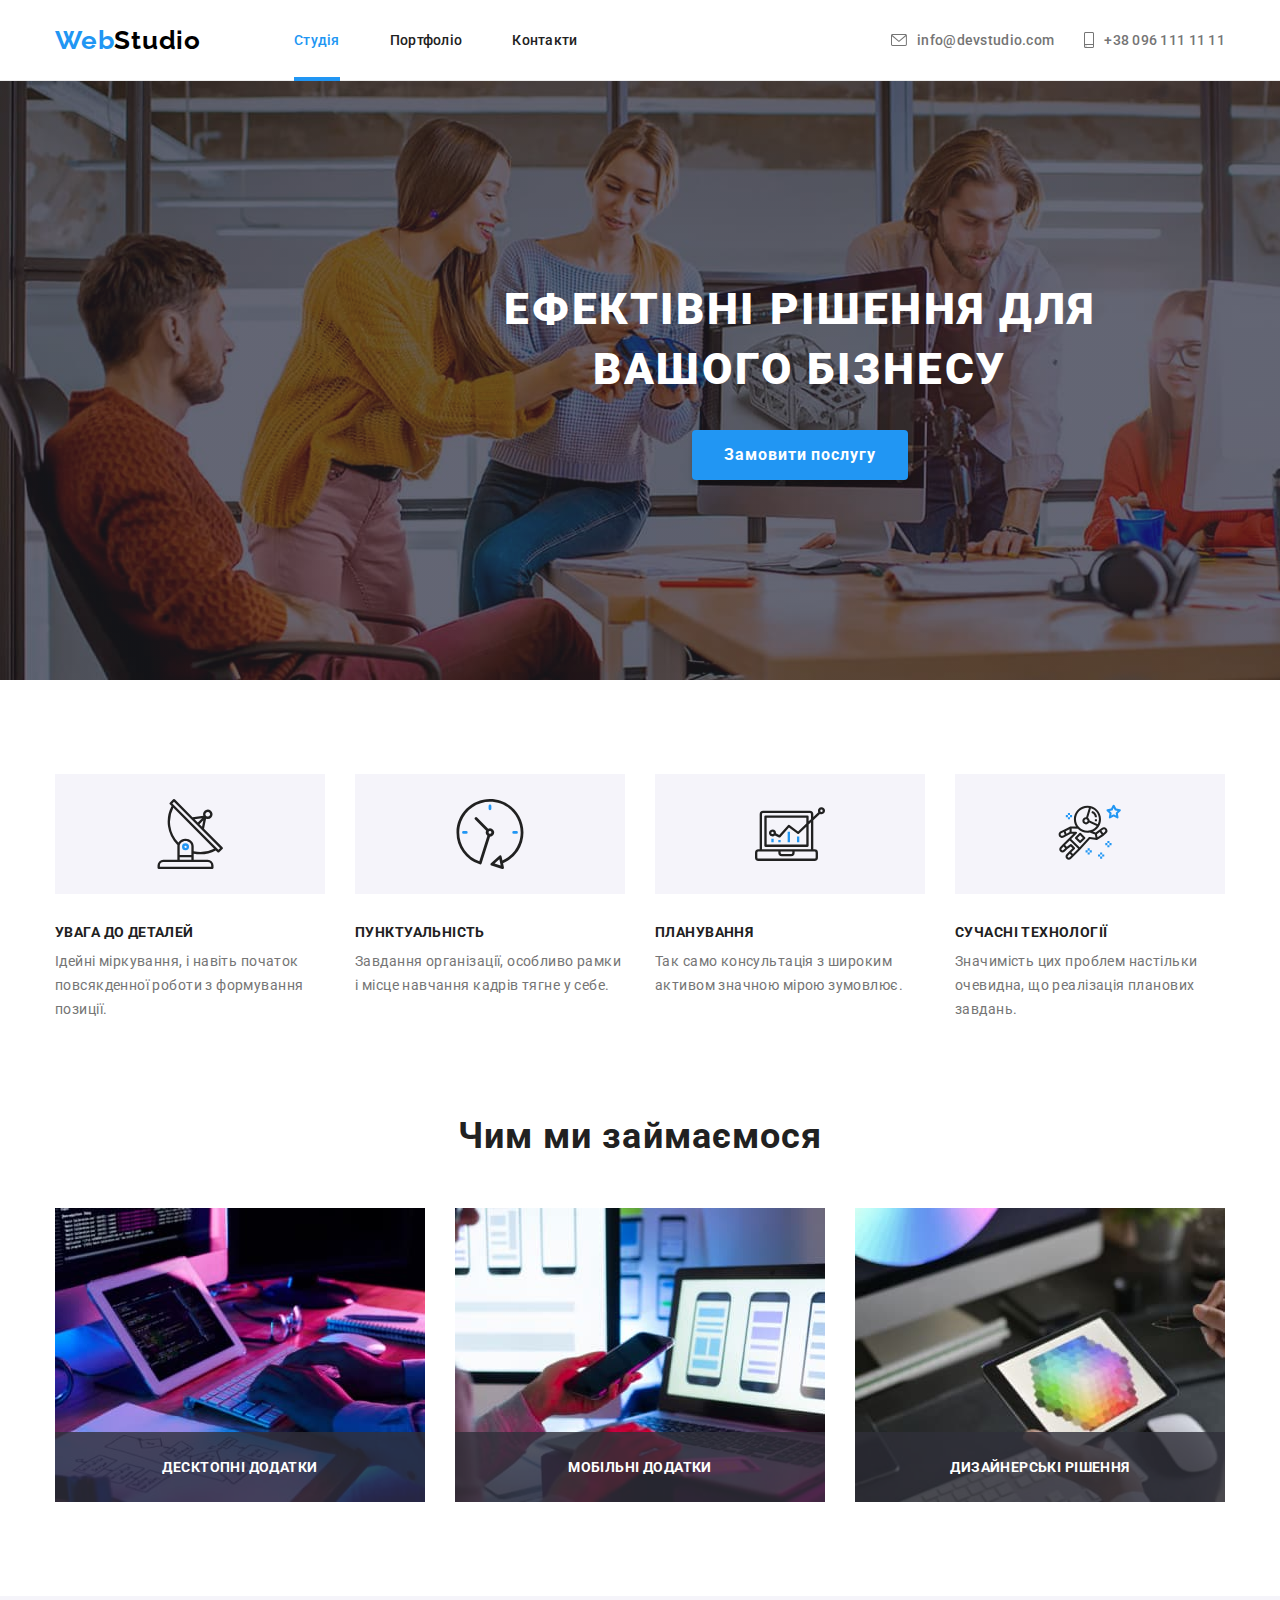
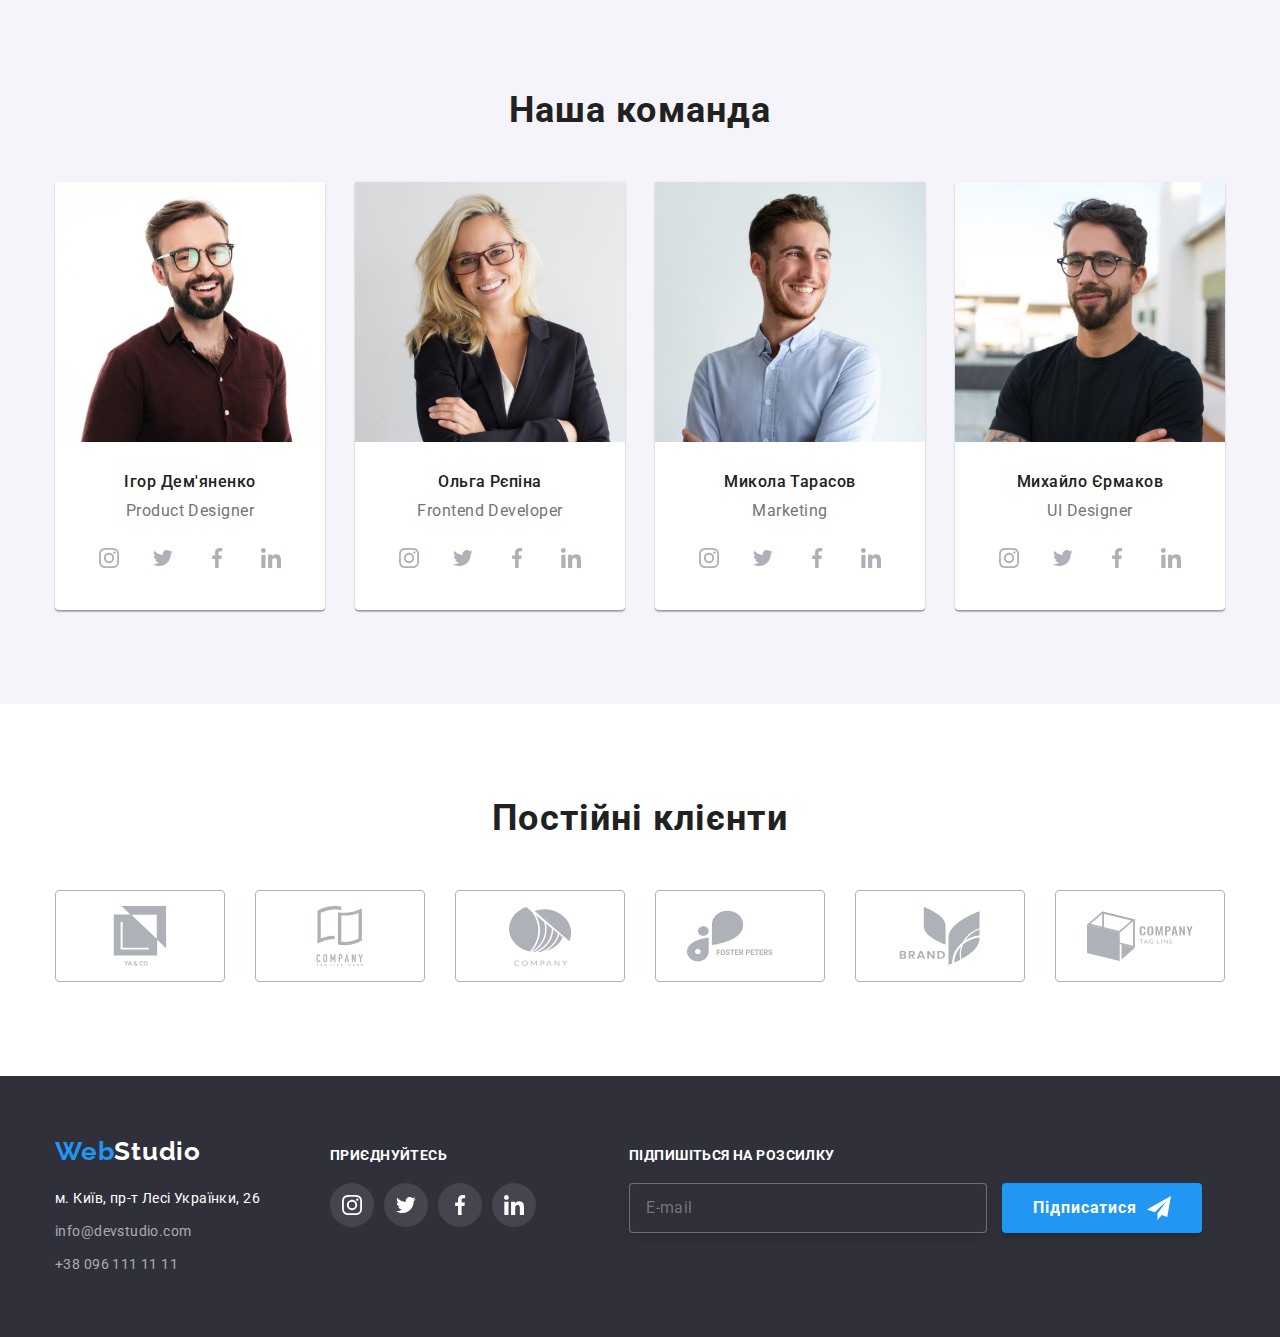
<file: index.html>
<!DOCTYPE html>
<html lang="en">
  <head>
    <meta http-equiv="x-ua-compatible" content="ie=edge" />
    <meta charset="utf-8" />
    <title>Студія</title>
    <link rel="preconnect" href="https://fonts.googleapis.com" />
    <link rel="preconnect" href="https://fonts.gstatic.com" crossorigin />
    <link
      href="https://fonts.googleapis.com/css2?family=Raleway:wght@700&family=Roboto:wght@400;500;700;900&display=swap"
      rel="stylesheet"
    />
    <link
      rel="stylesheet"
      href="https://cdn.jsdelivr.net/npm/modern-normalize@1.1.0/modern-normalize.min.css"
    />
    <link rel="stylesheet" href="css/styles.css" />
  </head>
  <body>
    <header class="main-header">
      <nav class="container page-header">
        <a class="logo" href="./">Web<span class="second-part">Studio</span></a>
        <ul class="navigation list">
          <li class="item">
            <a class="nav-item current" href="index.html">Студія</a>
            <div class="decoration current"></div>
          </li>
          <li class="item">
            <a class="nav-item" href="portfolio.html">Портфоліо</a>
            <div class="decoration"></div>
          </li>
          <li class="item">
            <a class="nav-item" href="./">Контакти</a>
            <div class="decoration"></div>
          </li>
        </ul>
        <address class="address">
          <ul class="addresses list">
            <li class="item">
              <a class="address-item" href="mailto:info@devstudio.com"
                ><svg class="icon" height="12" width="16">
                  <use href="./images/icons.svg#icon-envelope"></use>
                </svg>
                info@devstudio.com</a
              >
            </li>
            <li class="item">
              <a class="address-item" href="tel:+380961111111"
                ><svg class="icon" height="16" width="10">
                  <use href="./images/icons.svg#icon-smartphone"></use>
                </svg>
                +38 096 111 11 11</a
              >
            </li>
          </ul>
        </address>
      </nav>
    </header>

    <main>
      <section class="banner">
        <div class="container">
          <h1 class="text">ЕФЕКТІВНІ РІШЕННЯ ДЛЯ ВАШОГО БІЗНЕСУ</h1>
          <button class="button-item" type="button" data-modal-open>
            Замовити послугу
          </button>
        </div>
      </section>

      <section class="advantages section">
        <div class="container">
          <h2 class="slogan visually-hidden">Наші переваги</h2>
          <ul class="main-advantages list">
            <li class="item">
              <div class="icon-block">
                <svg class="icon" width="70" height="70">
                  <use href="./images/icons.svg#icon-antenna"></use>
                </svg>
              </div>
              <h3 class="slogan-item">УВАГА ДО ДЕТАЛЕЙ</h3>
              <p class="text">
                Ідейні міркування, і навіть початок повсякденної роботи з
                формування позиції.
              </p>
            </li>
            <li class="item">
              <div class="icon-block">
                <svg class="icon" width="70" height="70">
                  <use href="./images/icons.svg#icon-clock"></use>
                </svg>
              </div>
              <h3 class="slogan-item">ПУНКТУАЛЬНІСТЬ</h3>
              <p class="text">
                Завдання організації, особливо рамки і місце навчання кадрів
                тягне у себе.
              </p>
            </li>
            <li class="item">
              <div class="icon-block">
                <svg class="icon" width="70" height="70">
                  <use href="./images/icons.svg#icon-diagram"></use>
                </svg>
              </div>
              <h3 class="slogan-item">ПЛАНУВАННЯ</h3>
              <p class="text">
                Так само консультація з широким активом значною мірою зумовлює.
              </p>
            </li>
            <li class="item">
              <div class="icon-block">
                <svg class="icon" width="70" height="70">
                  <use href="./images/icons.svg#icon-astronaut"></use>
                </svg>
              </div>
              <h3 class="slogan-item">СУЧАСНІ ТЕХНОЛОГІЇ</h3>
              <p class="text">
                Значимість цих проблем настільки очевидна, що реалізація
                планових завдань.
              </p>
            </li>
          </ul>
        </div>
      </section>

      <section class="boxes section">
        <div class="container">
          <h2 class="slogan">Чим ми займаємося</h2>
          <ul class="main-boxes list">
            <li class="item">
              <img
                class="image"
                src="images/box1.jpg"
                alt="what we are doing picture one"
                width="370"
              />
              <h3 class="text">Десктопні додатки</h3>
            </li>
            <li class="item">
              <img
                class="image"
                src="images/box2.jpg"
                alt="what we are doing picture two"
                width="370"
              />
              <h3 class="text">Мобільні додатки</h3>
            </li>
            <li class="item">
              <img
                class="image"
                src="images/box3.jpg"
                alt="what we are doing picture three"
                width="370"
              />
              <h3 class="text">Дизайнерські рішення</h3>
            </li>
          </ul>
        </div>
      </section>

      <section class="team section">
        <div class="container">
          <h2 class="our-team">Наша команда</h2>
          <ul class="main-team list">
            <li class="item">
              <img src="images/person1.jpg" alt="Ihor" width="270" />
              <div class="info">
                <h3 class="name">Ігор Дем'яненко</h3>
                <p class="description">Product Designer</p>
              </div>
              <div class="svg-icons">
                <ul class="svg-items">
                  <li class="svg-item">
                    <a href="" class="link">
                      <svg class="icon img" width="20" height="20">
                        <use href="./images/icons.svg#icon-instagram"></use>
                      </svg>
                    </a>
                  </li>
                  <li class="svg-item">
                    <a href="" class="link">
                      <svg class="icon img" width="20" height="20">
                        <use href="./images/icons.svg#icon-twitter"></use>
                      </svg>
                    </a>
                  </li>
                  <li class="svg-item">
                    <a href="" class="link">
                      <svg class="icon img" width="20" height="20">
                        <use href="./images/icons.svg#icon-facebook"></use>
                      </svg>
                    </a>
                  </li>
                  <li class="svg-item">
                    <a href="" class="link">
                      <svg class="icon img" width="20" height="20">
                        <use href="./images/icons.svg#icon-linkedin"></use>
                      </svg>
                    </a>
                  </li>
                </ul>
              </div>
            </li>

            <li class="item">
              <img src="images/person2.jpg" alt="Olga" width="270" />
              <div class="info">
                <h3 class="name">Ольга Рєпіна</h3>
                <p class="description">Frontend Developer</p>
              </div>
              <div class="svg-icons">
                <ul class="svg-items">
                  <li class="svg-item">
                    <a href="" class="link">
                      <svg class="icon img" width="20" height="20">
                        <use href="./images/icons.svg#icon-instagram"></use>
                      </svg>
                    </a>
                  </li>
                  <li class="svg-item">
                    <a href="" class="link">
                      <svg class="icon img" width="20" height="20">
                        <use href="./images/icons.svg#icon-twitter"></use>
                      </svg>
                    </a>
                  </li>
                  <li class="svg-item">
                    <a href="" class="link">
                      <svg class="icon img" width="20" height="20">
                        <use href="./images/icons.svg#icon-facebook"></use>
                      </svg>
                    </a>
                  </li>
                  <li class="svg-item">
                    <a href="" class="link">
                      <svg class="icon img" width="20" height="20">
                        <use href="./images/icons.svg#icon-linkedin"></use>
                      </svg>
                    </a>
                  </li>
                </ul>
              </div>
            </li>

            <li class="item">
              <img src="images/person3.jpg" alt="Mykola" width="270" />
              <div class="info">
                <h3 class="name">Микола Тарасов</h3>
                <p class="description">Marketing</p>
              </div>
              <div class="svg-icons">
                <ul class="svg-items">
                  <li class="svg-item">
                    <a href="" class="link">
                      <svg class="icon img" width="20" height="20">
                        <use href="./images/icons.svg#icon-instagram"></use>
                      </svg>
                    </a>
                  </li>
                  <li class="svg-item">
                    <a href="" class="link">
                      <svg class="icon img" width="20" height="20">
                        <use href="./images/icons.svg#icon-twitter"></use>
                      </svg>
                    </a>
                  </li>
                  <li class="svg-item">
                    <a href="" class="link">
                      <svg class="icon img" width="20" height="20">
                        <use href="./images/icons.svg#icon-facebook"></use>
                      </svg>
                    </a>
                  </li>
                  <li class="svg-item">
                    <a href="" class="link">
                      <svg class="icon img" width="20" height="20">
                        <use href="./images/icons.svg#icon-linkedin"></use>
                      </svg>
                    </a>
                  </li>
                </ul>
              </div>
            </li>

            <li class="item">
              <img src="images/person4.jpg" alt="Mykhailo" width="270" />
              <div class="info">
                <h3 class="name">Михайло Єрмаков</h3>
                <p class="description">UI Designer</p>
              </div>
              <div class="svg-icons">
                <ul class="svg-items">
                  <li class="svg-item">
                    <a href="" class="link">
                      <svg class="icon img" width="20" height="20">
                        <use href="./images/icons.svg#icon-instagram"></use>
                      </svg>
                    </a>
                  </li>
                  <li class="svg-item">
                    <a href="" class="link">
                      <svg class="icon img" width="20" height="20">
                        <use href="./images/icons.svg#icon-twitter"></use>
                      </svg>
                    </a>
                  </li>
                  <li class="svg-item">
                    <a href="" class="link">
                      <svg class="icon img" width="20" height="20">
                        <use href="./images/icons.svg#icon-facebook"></use>
                      </svg>
                    </a>
                  </li>
                  <li class="svg-item">
                    <a href="" class="link">
                      <svg class="icon img" width="20" height="20">
                        <use href="./images/icons.svg#icon-linkedin"></use>
                      </svg>
                    </a>
                  </li>
                </ul>
              </div>
            </li>
          </ul>
        </div>
      </section>

      <section class="customers section">
        <div class="container">
          <h2 class="slogan">Постійні клієнти</h2>
          <div class="customers-logo">
            <ul class="logo-list list">
              <li class="item">
                <a
                  class="link"
                  href=""
                  target="_blank"
                  rel="«noopener noreferrer"
                >
                  <svg class="svg-logo" width="106" height="60">
                    <use href="./images/icons.svg#icon-client-1"></use>
                  </svg>
                </a>
              </li>
              <li class="item">
                <a
                  class="link"
                  href=""
                  target="_blank"
                  rel="«noopener noreferrer"
                >
                  <svg class="svg-logo" width="106" height="60">
                    <use href="./images/icons.svg#icon-client-2"></use>
                  </svg>
                </a>
              </li>
              <li class="item">
                <a
                  class="link"
                  href=""
                  target="_blank"
                  rel="«noopener noreferrer"
                >
                  <svg class="svg-logo" width="106" height="60">
                    <use href="./images/icons.svg#icon-client-3"></use>
                  </svg>
                </a>
              </li>
              <li class="item">
                <a
                  class="link"
                  href=""
                  target="_blank"
                  rel="«noopener noreferrer"
                >
                  <svg class="svg-logo" width="106" height="60">
                    <use href="./images/icons.svg#icon-client-4"></use>
                  </svg>
                </a>
              </li>
              <li class="item">
                <a
                  class="link"
                  href=""
                  target="_blank"
                  rel="«noopener noreferrer"
                >
                  <svg class="svg-logo" width="106" height="60">
                    <use href="./images/icons.svg#icon-client-5"></use>
                  </svg>
                </a>
              </li>
              <li class="item">
                <a
                  class="link"
                  href=""
                  target="_blank"
                  rel="«noopener noreferrer"
                >
                  <svg class="svg-logo" width="106" height="60">
                    <use href="./images/icons.svg#icon-client-6"></use>
                  </svg>
                </a>
              </li>
            </ul>
          </div>
        </div>
      </section>
    </main>

    <footer class="footer">
      <div class="container footer-main">
        <div class="contacts-main">
          <a
            class="footer-logo"
            href="https://oasi911.github.io/goit-markup-hw-03/"
            >Web<span class="second-part">Studio</span></a
          >
          <address>
            <ul class="footer-contacts list">
              <li class="item">
                <a
                  class="coordinates"
                  href="https://goo.gl/maps/8TYebSpP7c4H44jo8"
                  target="_blank"
                  rel="«noopener noreferrer"
                  >м. Київ, пр-т Лесі Українки, 26</a
                >
              </li>
              <li class="item">
                <a class="contacts" href="mailto:info@devstudio.com"
                  >info@devstudio.com</a
                >
              </li>
              <li class="item">
                <a class="contacts" href="tel:+380961111111"
                  >+38 096 111 11 11</a
                >
              </li>
            </ul>
          </address>
        </div>
        <div class="socials-main">
          <h3 class="slogan">приєднуйтесь</h3>
          <ul class="svg-items">
            <li class="svg-item">
              <a href="" class="link">
                <svg class="icon img" width="20" height="20">
                  <use href="./images/icons.svg#icon-instagram"></use>
                </svg>
              </a>
            </li>
            <li class="svg-item">
              <a href="" class="link">
                <svg class="icon img" width="20" height="20">
                  <use href="./images/icons.svg#icon-twitter"></use>
                </svg>
              </a>
            </li>
            <li class="svg-item">
              <a href="" class="link">
                <svg class="icon img" width="20" height="20">
                  <use href="./images/icons.svg#icon-facebook"></use>
                </svg>
              </a>
            </li>
            <li class="svg-item">
              <a href="" class="link">
                <svg class="icon img" width="20" height="20">
                  <use href="./images/icons.svg#icon-linkedin"></use>
                </svg>
              </a>
            </li>
          </ul>
        </div>
        <div class="mailing">
          <h3 class="text">Підпишіться на розсилку</h3>
          <label class="label">
            <input class="input" name="mail" type="text" placeholder="E-mail" />
          </label>
          <button class="button" type="submit">
            Підписатися<svg class="icons" width="24" height="24">
              <use class="icon" href="./images/icons.svg#icon-telegram"></use>
            </svg>
          </button>
        </div>
      </div>
    </footer>
    <div class="backdrop is-hidden" data-modal>
      <div class="modal">
        <button class="modal-btn" data-modal-close>
          <svg class="modal-close" width="18" height="18">
            <use href="./images/icons.svg#icon-cross"></use>
          </svg>
        </button>
        <strong class="modal-title"
          >Залиште свої дані, ми вам передзвонимо</strong
        >
        <form class="modal-form">
          <label class="modal-label">
            <span class="modal-comment">Ім'я</span>
            <input class="modal-input" name="name" type="text" />
            <svg class="modal-icon" width="18" height="18">
              <use href="./images/icons.svg#icon-person"></use>
            </svg>
          </label>
          <label class="modal-label">
            <span class="modal-comment">Телефон</span>
            <input class="modal-input" name="phone" type="tel" />
            <svg class="modal-icon" width="18" height="18">
              <use href="./images/icons.svg#icon-phone"></use>
            </svg>
          </label>
          <label class="modal-label">
            <span class="modal-comment">Поштa</span>
            <input class="modal-input" name="mail" type="email" />
            <svg class="modal-icon" width="18" height="18">
              <use href="./images/icons.svg#icon-email"></use>
            </svg>
          </label>
          <label class="modal-label">
            <span class="modal-comment">Коментар</span>
            <textarea rows="6" placeholder="Введіть текст"></textarea>
          </label>
          <label class="modal-label-checkbox">
            <input class="modal-checkbox" name="comment" type="checkbox" />
            <span class="checkbox-custom">
              <svg class="checkbox-icon" width="16" height="15">
                <use href="./images/icons.svg#icon-check"></use>
              </svg>
            </span>

            <span class="modal-checkbox-text"
              >Погоджуюся з розсилкою та приймаю
              <a class="modal-checkbox-link" href="./">Умови договору</a></span
            >
          </label>
        </form>
        <button class="modal-confirm" type="submit">Відправити</button>
      </div>
    </div>
    <script src="./js/modal.js" type="module"></script>
  </body>
</html>
</file>
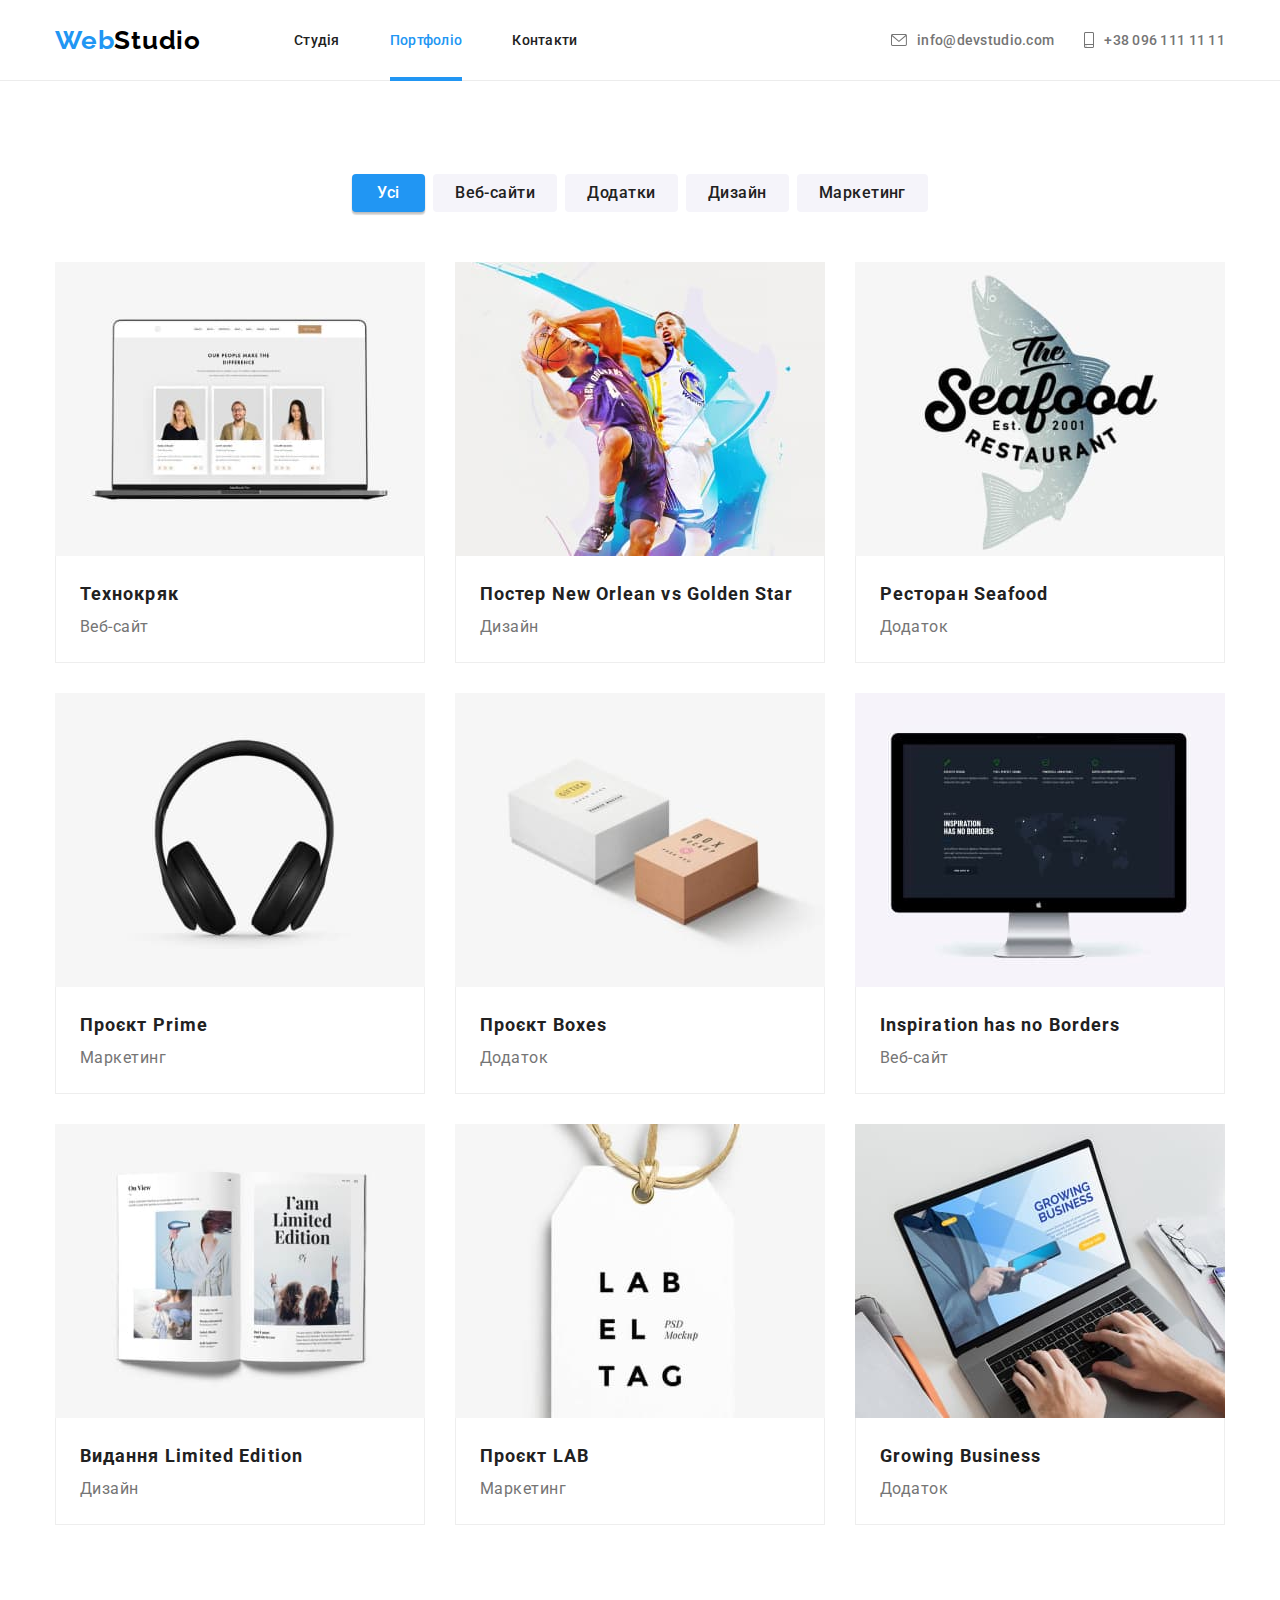
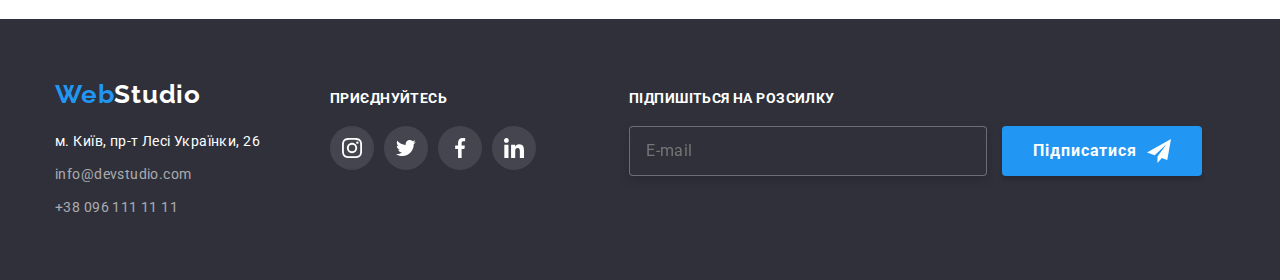
<file: portfolio.html>
<!DOCTYPE html>
<html lang="en">
  <head>
    <meta http-equiv="x-ua-compatible" content="ie=edge" />
    <meta charset="utf-8" />
    <title>Портфоліо</title>
    <link rel="preconnect" href="https://fonts.googleapis.com" />
    <link rel="preconnect" href="https://fonts.gstatic.com" crossorigin />
    <link
      href="https://fonts.googleapis.com/css2?family=Raleway:wght@700&family=Roboto:wght@400;500;700;900&display=swap"
      rel="stylesheet"
    />
    <link
      rel="stylesheet"
      href="https://cdn.jsdelivr.net/npm/modern-normalize@1.1.0/modern-normalize.min.css"
    />
    <link rel="stylesheet" href="css/styles.css" />
  </head>
  <body>
    <header class="main-header">
      <nav class="container page-header">
        <a class="logo" href="https://oasi911.github.io/goit-markup-hw-03/"
          >Web<span class="second-part">Studio</span></a
        >
        <ul class="navigation list">
          <li class="item">
            <a class="nav-item" href="index.html">Студія</a>
            <div class="decoration"></div>
          </li>
          <li class="item">
            <a class="nav-item current" href="portfolio.html">Портфоліо</a>
            <div class="decoration current"></div>
          </li>
          <li class="item">
            <a class="nav-item" href="./">Контакти</a>
            <div class="decoration"></div>
          </li>
        </ul>
        <address class="address">
          <ul class="addresses list">
            <li class="item">
              <a class="address-item" href="mailto:info@devstudio.com"
                ><svg class="icon" height="12" width="16">
                  <use href="./images/icons.svg#icon-envelope"></use>
                </svg>
                info@devstudio.com</a
              >
            </li>
            <li class="item">
              <a class="address-item" href="tel:+380961111111"
                ><svg class="icon" height="16" width="10">
                  <use href="./images/icons.svg#icon-smartphone"></use>
                </svg>
                +38 096 111 11 11</a
              >
            </li>
          </ul>
        </address>
      </nav>
    </header>

    <main>
      <section class="examples section">
        <div class="container">
          <h1 class="visually-hidden">Портфоліо</h1>
          <ul class="main-buttons list">
            <li class="item">
              <button class="button current" type="button">Усі</button>
            </li>
            <li class="item">
              <button class="button" type="button">Веб-сайти</button>
            </li>
            <li class="item">
              <button class="button" type="button">Додатки</button>
            </li>
            <li class="item">
              <button class="button" type="button">Дизайн</button>
            </li>
            <li class="item">
              <button class="button" type="button">Маркетинг</button>
            </li>
          </ul>
          <ul class="main-examples list">
            <li class="item">
              <a class="link" href="" target="_blank" rel="noreferrer noopener"
                ><div class="animated-text">
                  <img
                    src="images/portfolio-picture-1.jpg"
                    alt="portfolio picture 1"
                    width="370"
                  />
                  <div class="animation-content">
                    <p class="text-item">
                      Ресурс пропонує комплексні пропозиції з різним рівнем
                      функціоналу та сервісів. Все це дозволить відвідувачу
                      отримати вичерпні відомості про компанію чи приватну
                      особу.
                    </p>
                  </div>
                </div>
                <div class="item-text">
                  <h2 class="name">Технокряк</h2>
                  <p class="description">Веб-сайт</p>
                </div>
              </a>
            </li>
            <li class="item">
              <a class="link" href="" target="_blank" rel="noreferrer noopener"
                ><div class="animated-text">
                  <img
                    src="images/portfolio-picture-2.jpg"
                    alt="portfolio picture 2"
                    width="370"
                  />
                  <div class="animation-content">
                    <p class="text-item">
                      Ресурс пропонує комплексні пропозиції з різним рівнем
                      функціоналу та сервісів. Все це дозволить відвідувачу
                      отримати вичерпні відомості про компанію чи приватну
                      особу.
                    </p>
                  </div>
                </div>
                <div class="item-text">
                  <h2 class="name">Постер New Orlean vs Golden Star</h2>
                  <p class="description">Дизайн</p>
                </div>
              </a>
            </li>
            <li class="item">
              <a class="link" href="" target="_blank" rel="noreferrer noopener"
                ><div class="animated-text">
                  <img
                    src="images/portfolio-picture-3.jpg"
                    alt="portfolio picture 3"
                    width="370"
                  />
                  <div class="animation-content">
                    <p class="text-item">
                      Ресурс пропонує комплексні пропозиції з різним рівнем
                      функціоналу та сервісів. Все це дозволить відвідувачу
                      отримати вичерпні відомості про компанію чи приватну
                      особу.
                    </p>
                  </div>
                </div>
                <div class="item-text">
                  <h2 class="name">Ресторан Seafood</h2>
                  <p class="description">Додаток</p>
                </div>
              </a>
            </li>
            <li class="item">
              <a class="link" href="" target="_blank" rel="noreferrer noopener"
                ><div class="animated-text">
                  <img
                    src="images/portfolio-picture-4.jpg"
                    alt="portfolio picture 4"
                    width="370"
                  />
                  <div class="animation-content">
                    <p class="text-item">
                      Ресурс пропонує комплексні пропозиції з різним рівнем
                      функціоналу та сервісів. Все це дозволить відвідувачу
                      отримати вичерпні відомості про компанію чи приватну
                      особу.
                    </p>
                  </div>
                </div>
                <div class="item-text">
                  <h2 class="name">Проєкт Prime</h2>
                  <p class="description">Маркетинг</p>
                </div>
              </a>
            </li>
            <li class="item">
              <a class="link" href="" target="_blank" rel="noreferrer noopener"
                ><div class="animated-text">
                  <img
                    src="images/portfolio-picture-5.jpg"
                    alt="portfolio picture 5"
                    width="370"
                  />
                  <div class="animation-content">
                    <p class="text-item">
                      Ресурс пропонує комплексні пропозиції з різним рівнем
                      функціоналу та сервісів. Все це дозволить відвідувачу
                      отримати вичерпні відомості про компанію чи приватну
                      особу.
                    </p>
                  </div>
                </div>
                <div class="item-text">
                  <h2 class="name">Проєкт Boxes</h2>
                  <p class="description">Додаток</p>
                </div>
              </a>
            </li>
            <li class="item">
              <a class="link" href="" target="_blank" rel="noreferrer noopener"
                ><div class="animated-text">
                  <img
                    src="images/portfolio-picture-6.jpg"
                    alt="portfolio picture 6"
                    width="370"
                  />
                  <div class="animation-content">
                    <p class="text-item">
                      Ресурс пропонує комплексні пропозиції з різним рівнем
                      функціоналу та сервісів. Все це дозволить відвідувачу
                      отримати вичерпні відомості про компанію чи приватну
                      особу.
                    </p>
                  </div>
                </div>
                <div class="item-text">
                  <h2 class="name">Inspiration has no Borders</h2>
                  <p class="description">Веб-сайт</p>
                </div>
              </a>
            </li>
            <li class="item">
              <a class="link" href="" target="_blank" rel="noreferrer noopener"
                ><div class="animated-text">
                  <img
                    src="images/portfolio-picture-7.jpg"
                    alt="portfolio picture 7"
                    width="370"
                  />
                  <div class="animation-content">
                    <p class="text-item">
                      Ресурс пропонує комплексні пропозиції з різним рівнем
                      функціоналу та сервісів. Все це дозволить відвідувачу
                      отримати вичерпні відомості про компанію чи приватну
                      особу.
                    </p>
                  </div>
                </div>
                <div class="item-text">
                  <h2 class="name">Видання Limited Edition</h2>
                  <p class="description">Дизайн</p>
                </div>
              </a>
            </li>
            <li class="item">
              <a class="link" href="" target="_blank" rel="noreferrer noopener"
                ><div class="animated-text">
                  <img
                    src="images/portfolio-picture-8.jpg"
                    alt="portfolio picture 8"
                    width="370"
                  />
                  <div class="animation-content">
                    <p class="text-item">
                      Ресурс пропонує комплексні пропозиції з різним рівнем
                      функціоналу та сервісів. Все це дозволить відвідувачу
                      отримати вичерпні відомості про компанію чи приватну
                      особу.
                    </p>
                  </div>
                </div>
                <div class="item-text">
                  <h2 class="name">Проєкт LAB</h2>
                  <p class="description">Маркетинг</p>
                </div>
              </a>
            </li>
            <li class="item">
              <a class="link" href="" target="_blank" rel="noreferrer noopener"
                ><div class="animated-text">
                  <img
                    src="images/portfolio-picture-9.jpg"
                    alt="portfolio picture 9"
                    width="370"
                  />
                  <div class="animation-content">
                    <p class="text-item">
                      Ресурс пропонує комплексні пропозиції з різним рівнем
                      функціоналу та сервісів. Все це дозволить відвідувачу
                      отримати вичерпні відомості про компанію чи приватну
                      особу.
                    </p>
                  </div>
                </div>
                <div class="item-text">
                  <h2 class="name">Growing Business</h2>
                  <p class="description">Додаток</p>
                </div>
              </a>
            </li>
          </ul>
        </div>
      </section>
    </main>

    <footer class="footer">
      <div class="container footer-main">
        <div class="contacts-main">
          <a
            class="footer-logo"
            href="https://oasi911.github.io/goit-markup-hw-03/"
            >Web<span class="second-part">Studio</span></a
          >
          <address>
            <ul class="footer-contacts list">
              <li class="item">
                <a
                  class="coordinates"
                  href="https://goo.gl/maps/8TYebSpP7c4H44jo8"
                  target="_blank"
                  rel="«noopener noreferrer"
                  >м. Київ, пр-т Лесі Українки, 26</a
                >
              </li>
              <li class="item">
                <a class="contacts" href="mailto:info@devstudio.com"
                  >info@devstudio.com</a
                >
              </li>
              <li class="item">
                <a class="contacts" href="tel:+380961111111"
                  >+38 096 111 11 11</a
                >
              </li>
            </ul>
          </address>
        </div>
        <div class="socials-main">
          <h3 class="slogan">приєднуйтесь</h3>
          <ul class="svg-items">
            <li class="svg-item">
              <a href="" class="link">
                <svg class="icon img" width="20" height="20">
                  <use href="./images/icons.svg#icon-instagram"></use>
                </svg>
              </a>
            </li>
            <li class="svg-item">
              <a href="" class="link">
                <svg class="icon img" width="20" height="20">
                  <use href="./images/icons.svg#icon-twitter"></use>
                </svg>
              </a>
            </li>
            <li class="svg-item">
              <a href="" class="link">
                <svg class="icon img" width="20" height="20">
                  <use href="./images/icons.svg#icon-facebook"></use>
                </svg>
              </a>
            </li>
            <li class="svg-item">
              <a href="" class="link">
                <svg class="icon img" width="20" height="20">
                  <use href="./images/icons.svg#icon-linkedin"></use>
                </svg>
              </a>
            </li>
          </ul>
        </div>
        <div class="mailing">
          <h3 class="text">Підпишіться на розсилку</h3>
          <label class="label">
            <input class="input" name="mail" type="text" placeholder="E-mail" />
          </label>
          <button class="button" type="submit">
            Підписатися<svg class="icons" width="24" height="24">
              <use class="icon" href="./images/icons.svg#icon-telegram"></use>
            </svg>
          </button>
        </div>
      </div>
    </footer>
  </body>
</html>
</file>
<file: css/styles.css>
/* General styles */

body {
  font-family: 'Roboto', sans-serif;
  color: var(--text-main-color);
  font-size: 14px;
  line-height: 1.2;
  background-color: var(--main-background-colors);
}

h1,
h2,
h3,
h4,
h5,
h6,
ul,
p {
  margin: 0;
  padding: 0;
}

:root {
  --main-background-color: #2f303a;
  --secondary-background-color: #f5f4fa;
  --main-button-color: #212121;
  --hover-button-color: #2196f3;
  --secondary-hover-button-color: #188ce8;
  --secondary-text-color: #757575;
  --secondary-main-text-color: #ffffff;
  --text-main-color: #000000;
  --header-outline: #ececec;
  --examples-outline: #eeeeee;
  --shadow-main-color: rgba(0, 0, 0, 0.15);
  --shadow-secondary-color: rgba(0, 0, 0, 0.25);
  --team-shadow-main-color: rgba(0, 0, 0, 0.12);
  --team-shadow-secondary-color: rgba(0, 0, 0, 0.2);
  --team-box-shadow: rgba(0, 0, 0, 0.14);
  --footer-address-color: rgba(255, 255, 255, 0.6);
  --buttons-shadow-main-color: rgba(0, 0, 0, 0.1);
  --buttons-shadow-secondary-color: rgba(0, 0, 0, 0.08);
  --svg-button-color: #afb1b8;
  --svg-secondary-button-color: rgba(255, 255, 255, 0.1);
  --background-gradient-color: rgba(47, 48, 58, 0.4);
  --background-secondary-color: rgba(47, 48, 58, 0.8);
  --portfolio-shadow-color: rgba(0, 0, 0, 0.06);
  --portfolio-secondary-shadow-color: rgba(0, 0, 0, 0.16);
  --portfolio-animated-item-color: rgba(33, 150, 243, 0.9);
  --main-duration-time: 250ms;
  --main-timing-function: cubic-bezier(0.4, 0, 0.2, 1);
}

.container {
  max-width: 1200px;
  margin: 0 auto;
  padding-left: 15px;
  padding-right: 15px;
}

.section {
  padding-top: 94px;
  padding-bottom: 94px;
}

.list {
  list-style: none;
}

.visually-hidden {
  position: absolute;
  width: 1px;
  height: 1px;
  margin: -1px;
  border: 0;
  padding: 0;
  white-space: nowrap;
  clip-path: inset(100%);
  clip: rect(0 0 0 0);
  overflow: hidden;
}

img {
  display: block;
  max-width: 100%;
  height: auto;
}

textarea {
  resize: none;
}

/* Header */

.page-header {
  display: flex;
  align-items: center;
}

.main-header {
  outline: var(--header-outline) solid 1px;
}

.logo {
  font-family: 'Raleway';
  font-weight: 700;
  font-size: 26px;
  line-height: 1.192;
  letter-spacing: 0.03em;
  text-decoration: none;
  color: var(--hover-button-color);
  padding-top: 24.5px;
  padding-bottom: 24.5px;
}

.logo .second-part {
  color: var(--text-main-color);
}

.navigation {
  display: flex;
  margin-left: 93px;
}

.navigation .item:not(:last-child) {
  margin-right: 50px;
}

.navigation .nav-item {
  font-weight: 500;
  font-size: 14px;
  line-height: 1.142;
  letter-spacing: 0.02em;
  color: var(--main-button-color);
  text-decoration: none;
  padding-top: 32px;
  padding-bottom: 32px;
  display: block;
  transition-duration: var(--main-duration-time);
  transition-timing-function: var(--main-timing-function);
}

.navigation .nav-item:hover,
.navigation .nav-item:focus,
.navigation .nav-item.current,
.address .address-item:hover,
.address .address-item:focus,
.footer li a:hover,
.footer li a:focus {
  color: var(--hover-button-color);
}

.addresses .address-item {
  padding-top: 31.5px;
  padding-bottom: 31.5px;
  display: flex;
  align-items: center;
  justify-content: center;
  transition-duration: var(--main-duration-time);
  transition-timing-function: var(--main-timing-function);
}

.page-header .address {
  margin-left: auto;
}

.page-header .addresses {
  display: flex;
}

.page-header .addresses .item + .item {
  margin-left: 30px;
}

.address .address-item {
  font-weight: 500;
  font-size: 14px;
  line-height: 1.142;
  letter-spacing: 0.02em;
  text-decoration: none;
  color: var(--secondary-text-color);
  font-style: normal;
}

.addresses .icon {
  margin-right: 10px;
  fill: currentColor;
}

.navigation .item {
  position: relative;
}

.navigation .decoration.current::after {
  position: absolute;
  bottom: -1px;
  content: '';
  height: 4px;
  width: 100%;
  height: 4px;
  background-color: var(--hover-button-color);
}

/* Banner */

.banner {
  background-image: linear-gradient(
      var(--background-gradient-color),
      var(--background-gradient-color)
    ),
    url(../images/main-background.jpg);
  text-align: center;
  padding-bottom: 200px;
  padding-top: 200px;
  width: 1600px;
  margin-left: auto;
  margin-right: auto;
}

.banner .text {
  font-weight: 900;
  font-size: 44px;
  line-height: 1.363;
  text-align: center;
  letter-spacing: 0.06em;
  text-transform: uppercase;
  color: var(--secondary-main-text-color);
  max-width: 696px;
  margin: 0 auto;
}

.banner .button-item {
  width: 216px;
  height: 50px;
  display: flex;
  justify-content: center;
  background: var(--hover-button-color);
  box-shadow: 0px 4px 4px var(--shadow-main-color);
  border-radius: 4px;
  border: 0;
  font-weight: 700;
  font-size: 16px;
  line-height: 1.875;
  display: flex;
  align-items: center;
  margin: 30px auto 0;
  letter-spacing: 0.06em;
  text-align: center;
  color: var(--secondary-main-text-color);
  cursor: pointer;
  transition-duration: var(--main-duration-time);
  transition-timing-function: var(--main-timing-function);
}

.banner .button-item:hover,
.banner .button-item:focus {
  background: var(--secondary-hover-button-color);
  text-shadow: none;
}

/* Advantages */

.advantages .slogan {
  font-weight: 700;
  font-size: 36px;
  line-height: 1.166;
  text-align: center;
  letter-spacing: 0.03em;
  color: var(--main-button-color);
}

.main-advantages {
  display: flex;
  justify-content: space-between;
}

.main-advantages .item {
  width: 270px;
}

.main-advantages .item + .item {
  margin-left: 30px;
}

.advantages .slogan-item {
  padding-top: 30px;
  font-weight: 700;
  font-size: 14px;
  line-height: 1.142;
  letter-spacing: 0.03em;
  text-transform: uppercase;
  color: var(--main-button-color);
}

.advantages .text {
  font-size: 14px;
  line-height: 1.71;
  letter-spacing: 0.03em;
  color: var(--secondary-text-color);
  margin-top: 10px;
}

.main-advantages .icon-block {
  width: 270px;
  height: 120px;
  display: flex;
  align-items: center;
  justify-content: center;
  background-color: var(--secondary-background-color);
}

/* Boxes */

.boxes {
  padding-top: 0;
}

.boxes .slogan {
  font-weight: 700;
  font-size: 36px;
  line-height: 1.166;
  text-align: center;
  letter-spacing: 0.03em;
  color: var(--main-button-color);
}

.main-boxes {
  display: flex;
  justify-content: center;
  margin-top: 50px;
}

.main-boxes .item {
  width: 370px;
}

.main-boxes .item + .item {
  margin-left: 30px;
}

.main-boxes .item {
  position: relative;
}

.boxes .text {
  position: absolute;
  bottom: 0;
  width: 370px;
  height: 70px;
  font-weight: 700;
  font-size: 14px;
  line-height: 1.142;
  text-align: center;
  letter-spacing: 0.03em;
  text-transform: uppercase;
  color: var(--secondary-main-text-color);
  display: flex;
  align-items: center;
  justify-content: center;
  background: var(--background-secondary-color);
}

/* Team */

.team {
  background: var(--secondary-background-color);
}

.team .our-team {
  font-weight: 700;
  font-size: 36px;
  line-height: 1.166;
  text-align: center;
  letter-spacing: 0.03em;
  color: var(--main-button-color);
}

.main-team {
  display: flex;
  margin-top: 50px;
}

.main-team .item + .item {
  margin-left: 30px;
}

.team .item {
  background: var(--secondary-main-text-color);
  box-shadow: 0px 1px 3px var(--team-shadow-main-color),
    0px 1px 1px var(--team-box-shadow),
    0px 2px 1px var(--team-shadow-secondary-color);
  border-radius: 0px 0px 4px 4px;
  width: 270px;
}

.team .name {
  font-weight: 500;
  font-size: 16px;

  text-align: center;
  letter-spacing: 0.03em;
  color: var(--main-button-color);
}

.team .info {
  padding-top: 30px;
  padding-bottom: 16px;
}

.team .description {
  font-size: 16px;
  line-height: 1.187;
  text-align: center;
  letter-spacing: 0.03em;
  color: var(--secondary-text-color);
  margin-top: 10px;
}

.main-team .svg-icons {
  padding-bottom: 30px;
}

.main-team .svg-items {
  display: flex;
  list-style: none;
  margin-left: 32px;
  max-width: 206px;
}

.main-team .svg-icons .svg-item:not(:last-child) {
  margin-right: 10px;
}

.main-team .svg-items .link {
  border-radius: 50%;
  color: var(--svg-button-color);
  display: flex;
  height: 44px;
  width: 44px;
  align-items: center;
  justify-content: center;
  transition-duration: var(--main-duration-time);
  transition-timing-function: var(--main-timing-function);
}

.main-team .svg-items .icon {
  fill: currentColor;
}

.main-team .svg-items .link:hover,
.main-team .svg-items .link:focus {
  background-color: var(--hover-button-color);
  color: var(--secondary-main-text-color);
}

/* Customers */

.customers .slogan {
  font-weight: 700;
  font-size: 36px;
  line-height: 1.166;
  text-align: center;
  letter-spacing: 0.03em;
  color: var(--main-button-color);
  margin-bottom: 50px;
}

.customers .logo-list {
  display: flex;
  align-items: center;
  justify-content: space-between;
}

.customers .link {
  width: 170px;
  height: 92px;
  display: flex;
  align-items: center;
  justify-content: center;
  color: var(--svg-button-color);
  border: 1px solid var(--svg-button-color);
  border-radius: 4px;
  transition-duration: var(--main-duration-time);
  transition-timing-function: var(--main-timing-function);
}

.customers .svg-logo {
  fill: currentColor;
}

.customers .link:hover,
.customers .link:focus {
  color: var(--hover-button-color);
  border: 1px solid var(--hover-button-color);
}

/* Footer */

.footer {
  background: var(--main-background-color);
  padding-top: 60px;
  padding-bottom: 60px;
}

.footer-logo {
  font-family: 'Raleway';
  font-weight: 700;
  font-size: 26px;
  line-height: 1.192;
  letter-spacing: 0.03em;
  text-decoration: none;
  color: var(--hover-button-color);
  display: block;
  margin-bottom: 20px;
}

.footer-logo .second-part {
  color: var(--secondary-main-text-color);
}

.footer .item + .item {
  margin-top: 9px;
}

.footer .coordinates {
  font-size: 14px;
  line-height: 1.714;
  letter-spacing: 0.03em;
  text-decoration: none;
  font-style: normal;
  color: var(--secondary-main-text-color);
  transition-duration: var(--main-duration-time);
  transition-timing-function: var(--main-timing-function);
}

.footer .contacts {
  font-weight: 400;
  font-size: 14px;
  line-height: 1.714;
  letter-spacing: 0.03em;
  color: var(--footer-address-color);
  text-decoration: none;
  font-style: normal;
  transition-duration: var(--main-duration-time);
  transition-timing-function: var(--main-timing-function);
}

.footer-main {
  display: flex;
  align-items: baseline;
}

.contacts-main {
  margin-right: 70px;
}

.socials-main {
  margin-right: 93px;
}

.socials-main .slogan {
  font-weight: 700;
  font-size: 14px;
  line-height: 16px;
  letter-spacing: 0.03em;
  text-transform: uppercase;
  color: var(--secondary-main-text-color);
}

.socials-main .svg-items {
  padding-top: 20px;
}

.socials-main .svg-items .svg-item:not(:last-child) {
  margin-right: 10px;
}

.socials-main .svg-items {
  display: flex;
  list-style: none;
  max-width: 206px;
}

.socials-main .svg-items .link {
  border-radius: 50%;
  background-color: var(--svg-secondary-button-color);
  color: var(--secondary-main-text-color);
  display: flex;
  height: 44px;
  width: 44px;
  align-items: center;
  justify-content: center;
  transition-duration: var(--main-duration-time);
  transition-timing-function: var(--main-timing-function);
}

.socials-main .svg-items .icon {
  fill: currentColor;
}

.socials-main .svg-items .link:hover,
.socials-main .svg-items .link:focus {
  background-color: var(--hover-button-color);
}

.mailing .text {
  font-weight: 700;
  font-size: 14px;
  line-height: calc(16 / 14);
  letter-spacing: 0.03em;
  text-transform: uppercase;
  color: var(--secondary-main-text-color);
  margin-bottom: 20px;
}

.mailing .input {
  border: 1px solid rgba(255, 255, 255, 0.3);
  filter: drop-shadow(0px 4px 4px var(--shadow-main-color));
  border-radius: 4px;
  width: 358px;
  height: 50px;
  background-color: var(--main-background-color);
  margin-right: 12px;
  padding-left: 16px;
  font-weight: 400;
  font-size: 16px;
  line-height: 20px;
  letter-spacing: 0.03em;
  color: rgba(255, 255, 255, 0.6);
  transition-duration: var(--main-duration-time);
  transition-timing-function: var(--main-timing-function);
  outline: none;
}

.mailing .input:hover,
.mailing .input:focus {
  border-color: var(--hover-button-color);
}

.mailing .button {
  width: 200px;
  height: 50px;
  background-color: var(--hover-button-color);
  font-weight: 700;
  font-size: 16px;
  line-height: 30px;
  letter-spacing: 0.06em;
  color: var(--secondary-main-text-color);
  fill: var(--secondary-main-text-color);
  border: none;
  box-shadow: 0px 4px 4px var(--shadow-main-color);
  border-radius: 4px;
  display: inline-flex;
  align-items: center;
  justify-content: center;
  cursor: pointer;
  transition-duration: var(--main-duration-time);
  transition-timing-function: var(--main-timing-function);
}

.mailing .button:hover,
.mailing .button:focus {
  background-color: #188ce8;
}

.mailing .icons {
  margin-left: 10px;
}

/* Portfolio */

.main-buttons {
  margin-bottom: 50px;
  display: flex;
  justify-content: center;
}

.main-buttons .button {
  background: var(--secondary-background-color);
  border-radius: 4px;
  font-weight: 500;
  font-size: 16px;
  line-height: 1.625;
  text-align: center;
  letter-spacing: 0.03em;
  color: var(--main-button-color);
  cursor: pointer;
  min-width: 73px;
  height: 38px;
  padding: 6px 22px;
  border: none;
  transition-duration: var(--main-duration-time);
  transition-timing-function: var(--main-timing-function);
}

.main-buttons .item + .item {
  margin-left: 8px;
}

.main-buttons .button:hover,
.main-buttons .button:focus,
.examples .button.current {
  color: var(--secondary-main-text-color);
  background: var(--hover-button-color);
  box-shadow: 0px 3px 1px var(--buttons-shadow-main-color),
    0px 1px 2px var(--buttons-shadow-secondary-color),
    0px 2px 2px var(--team-shadow-main-color);
  border-radius: 4px;
}

.main-examples {
  display: flex;
  flex-wrap: wrap;
  gap: 30px;
}

.main-examples .item {
  width: 370px;
  cursor: pointer;
}

.main-examples .link {
  text-decoration: none;
  display: block;
}

.main-examples .item-text {
  border-bottom: 1px solid var(--examples-outline);
  border-left: 1px solid var(--examples-outline);
  border-right: 1px solid var(--examples-outline);
  padding-bottom: 20px;
  padding-left: 24px;
  padding-right: 24px;
  padding-top: 20px;
}

.examples .name {
  font-weight: 700;
  font-size: 18px;
  line-height: 2;
  letter-spacing: 0.06em;
  color: var(--main-button-color);
}

.examples .description {
  font-weight: 400;
  font-size: 16px;
  line-height: 1.875;
  letter-spacing: 0.03em;
  color: var(--secondary-text-color);
}

.main-examples .link {
  transition-duration: var(--main-duration-time);
  transition-timing-function: var(--main-timing-function);
}

.main-examples .link:hover,
.main-examples .link:focus {
  box-shadow: 0px 1px 1px var(--team-shadow-main-color),
    0px 4px 4px var(--portfolio-shadow-color),
    1px 4px 6px var(--portfolio-secondary-shadow-color);
}

.main-examples .animated-text {
  position: relative;
  overflow: hidden;
}

.main-examples .animation-content {
  display: flex;
  align-items: center;
  opacity: 0;
  position: absolute;
  top: 0;
  left: 0;
  width: 100%;
  height: 100%;
  transform: translateY(100%);
  padding: 0 24px;
  background-color: var(--portfolio-animated-item-color);
  transition-duration: var(--main-duration-time);
  transition-timing-function: var(--main-timing-function);
}

.main-examples .animation-content {
  font-weight: 400;
  font-size: 18px;
  line-height: 1.555;
  letter-spacing: 0.03em;
  color: var(--secondary-main-text-color);
}

.main-examples .link:hover .animation-content,
.main-examples .link:focus .animation-content {
  transform: translateY(0);
  opacity: 1;
}

/* Modal window */

.modal {
  padding: 40px;
  width: 528px;
  min-height: 581px;
  position: absolute;
  top: 50%;
  left: 50%;
  transform: translateX(-50%) translateY(-50%);
  background-color: var(--secondary-main-text-color);
  box-shadow: 0px 1px 3px var(--team-shadow-main-color),
    0px 1px 1px var(--team-box-shadow),
    0px 2px 1px var(--team-shadow-secondary-color);
  border-radius: 4px;
  transition-duration: var(--main-duration-time);
  transition-timing-function: var(--main-timing-function);
}

.backdrop {
  position: fixed;
  width: 100%;
  height: 100%;
  top: 0;
  left: 0;
  background-color: var(--team-shadow-secondary-color);
  transition-duration: var(--main-duration-time);
  transition-timing-function: var(--main-timing-function);
}

.backdrop.is-hidden {
  visibility: hidden;
  opacity: 0;
  pointer-events: none;
}

.modal-btn {
  display: flex;
  align-items: center;
  justify-content: center;
  width: 30px;
  height: 30px;
  position: absolute;
  top: 8px;
  right: 8px;
  cursor: pointer;
  background-color: transparent;
  border-radius: 50%;
  border: 1px solid var(--buttons-shadow-main-color);
  color: var(--text-main-color);
  transition-duration: var(--main-duration-time);
  transition-timing-function: var(--main-timing-function);
}

.modal-close {
  color: currentColor;
}

.modal-btn:hover,
.modal-btn:focus {
  fill: var(--hover-button-color);
}

.modal-title {
  font-weight: 700;
  font-size: 20px;
  line-height: calc(23 / 20);
  text-align: center;
  letter-spacing: 0.03em;
  color: var(--main-button-color);
  display: block;
  margin-bottom: 12px;
}

.backdrop.is-hidden .modal {
  transform: translate(-50%, -50%) scale(0.6);
}

.modal-label {
  position: relative;
  display: flex;
  flex-direction: column;
  gap: 4px;
}

.modal-label .modal-input {
  height: 40px;
}

.modal-label:not(:last-child) {
  margin-bottom: 20px;
}

.modal-label > input,
.modal-label > textarea {
  border: 1px solid rgba(33, 33, 33, 0.2);
  border-radius: 4px;
}

.modal-label > input {
  padding: 7px 0;
  padding-left: 35px;
  padding-right: 5px;
  transition-duration: var(--main-duration-time);
  transition-timing-function: var(--main-timing-function);
  outline: none;
}

textarea {
  outline: none;
  transition-duration: var(--main-duration-time);
  transition-timing-function: var(--main-timing-function);
}

.modal-label > input:hover,
.modal-label > input:focus,
.modal-label > textarea:hover,
.modal-label > textarea:focus {
  border-color: var(--hover-button-color);
}

.modal-icon {
  transition-duration: var(--main-duration-time);
  transition-timing-function: var(--main-timing-function);
}

.modal-label > input:hover ~ .modal-icon,
.modal-label > input:focus ~ .modal-icon,
.modal-icon:hover {
  fill: var(--hover-button-color);
}

.modal-comment {
  transition-duration: var(--main-duration-time);
  transition-timing-function: var(--main-timing-function);
}

.modal-label:hover .modal-comment,
.modal-label:focus .modal-comment {
  text-shadow: 0px 4px 4px var(--shadow-secondary-color);
}

.modal-comment {
  display: inline-block;
}

.modal-icon {
  position: absolute;
  bottom: 11px;
  left: 12px;
}

.modal-label > textarea {
  padding: 12px 16px;
  height: 120px;
}

.modal-label > textarea::placeholder {
  font-weight: 400;
  font-size: 12px;
  line-height: 14px;
  letter-spacing: 0.01em;
  color: rgba(117, 117, 117, 0.5);
}

.modal-label-checkbox {
  display: flex;
  align-items: center;
  justify-content: center;
  margin-bottom: 30px;
}

.modal-checkbox-text {
  font-size: 14px;
  line-height: 24px;
  letter-spacing: 0.03em;
  color: var(--secondary-text-color);
  margin-left: 8px;
}

.modal-checkbox-link {
  color: var(--hover-button-color);
}

.modal-comment {
  font-size: 12px;
  line-height: calc(14 / 12);
  letter-spacing: 0.01em;
  color: var(--secondary-text-color);
}

.modal-confirm {
  width: 200px;
  height: 50px;
  background-color: var(--hover-button-color);
  box-shadow: 0px 4px 4px var(--shadow-main-color);
  border-radius: 4px;
  border: none;
  font-weight: 700;
  font-size: 16px;
  line-height: 1.185;
  display: inline-flex;
  align-items: center;
  justify-content: center;
  letter-spacing: 0.06em;
  color: var(--secondary-main-text-color);
  margin-left: 124px;
  cursor: pointer;
  transition-duration: var(--main-duration-time);
  transition-timing-function: var(--main-timing-function);
}

.modal-confirm:hover,
.modal-confirm:focus {
  background-color: #188ce8;
}

.modal-checkbox {
  position: absolute;
  width: 1px;
  height: 1px;
  margin: -1px;
  border: none;
  padding: 0;
  overflow: hidden;
  clip: rect(0 0 0 0);
}

.checkbox-custom {
  height: 19px;
  width: 19px;
  border: 2px solid var(--text-main-color);
  border-radius: 4px;
  display: flex;
  align-items: center;
  justify-content: center;
}

.checkbox-icon {
  fill: transparent;
  transition: fill 250ms linear;
}

.modal-checkbox:checked + .checkbox-custom {
  border-color: var(--hover-button-color);
  background-color: var(--hover-button-color);
}
</file>
